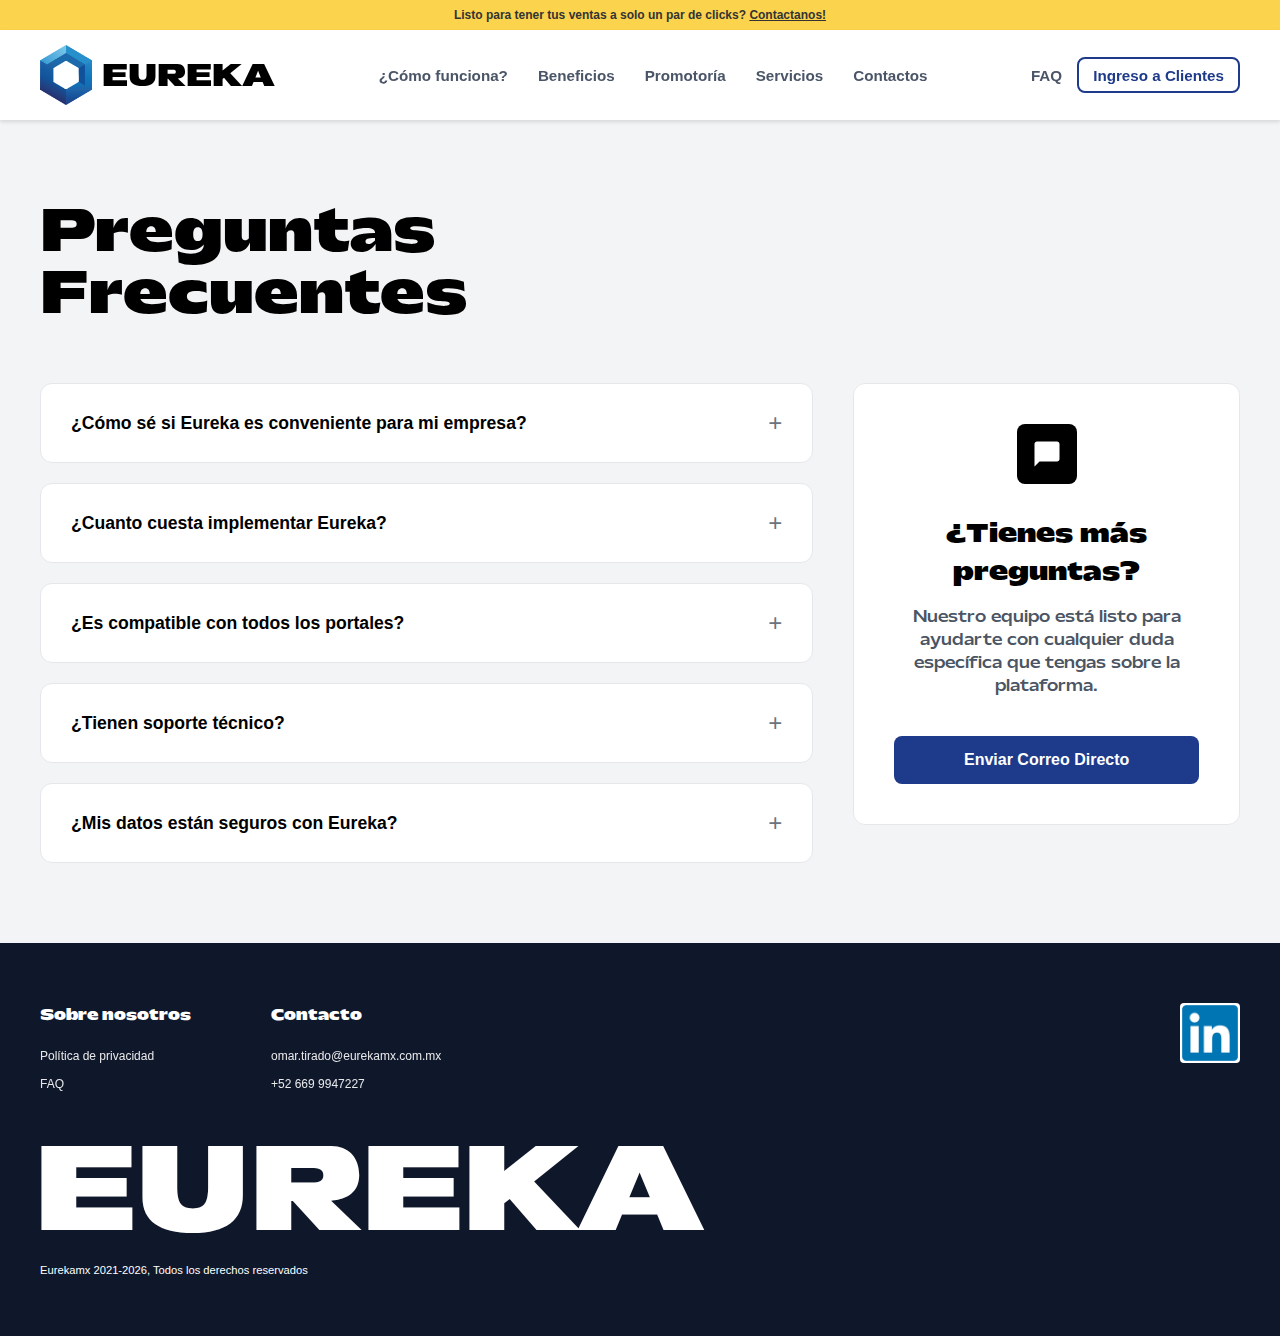
<file: faq.html>
<!DOCTYPE html>
<html lang="es">

<head>
    <meta charset="UTF-8">
    <meta name="viewport" content="width=device-width, initial-scale=1.0">
    <title>Eureka | Preguntas Frecuentes</title>
    <link rel="icon" href="Recursos/Eureka_Logo.svg" type="image/svg+xml">
    <link rel="stylesheet" href="style.css">
    <!-- Using same fonts as main site -->
</head>

<body>
    <!-- Top Bar -->
    <div class="top-bar">
        <p>Listo para tener tus ventas a solo un par de clicks? <a href="index.html#contact-info"
                style="font-weight: bold; text-decoration: underline; color: inherit; cursor: pointer;">Contactanos!</a>
        </p>
    </div>

    <!-- Navigation -->
    <header>
        <div class="nav-container">
            <div class="logo">
                <a href="index.html" style="display: flex; gap: 10px; text-decoration: none; align-items: center;">
                    <img src="Recursos/Logo_Eureka.png" alt="Eureka Logo">
                    <span class="brand-name">EUREKA</span>
                </a>
            </div>
            <nav>
                <ul>
                    <li><a href="index.html#como-funciona">¿Cómo funciona?</a></li>
                    <li><a href="index.html#why-eureka">Beneficios</a></li>
                    <li><a href="index.html#software-promotoria">Promotoría</a></li>
                    <li><a href="index.html#nuestros-servicios">Servicios</a></li>
                    <li><a href="index.html#contact-info">Contactos</a></li>
                </ul>
            </nav>
            <div class="login-btn">
                <a href="faq.html" class="btn-faq active">FAQ</a>
                <a href="login.html" class="btn-outline">Ingreso a Clientes</a>
            </div>
        </div>
    </header>

    <main class="faq-page-main">
        <section class="faq-content-wrapper">

            <!-- Page Title -->
            <div class="faq-page-header">
                <h1 class="faq-main-title">Preguntas Frecuentes</h1>
                <!-- Simple decorative shape if needed via CSS -->
                <div class="faq-deco-shape"></div>
            </div>

            <div class="faq-grid">
                <!-- Left Column: Questions -->
                <div class="faq-questions-col">

                    <!-- Question 1 -->
                    <div class="faq-card">
                        <button class="faq-toggle">
                            <span>¿Cómo sé si Eureka es conveniente para mi empresa?</span>
                            <span class="faq-icon-plus">+</span>
                        </button>
                        <div class="faq-answer">
                            <p>Eureka es ideal si manejas inventarios en múltiples cadenas y necesitas automatizar la
                                descarga y análisis de información para tomar decisiones rápidas y precisas.</p>
                        </div>
                    </div>

                    <!-- Question 2 -->
                    <div class="faq-card">
                        <button class="faq-toggle">
                            <span>¿Cuanto cuesta implementar Eureka?</span>
                            <span class="faq-icon-plus">+</span>
                        </button>
                        <div class="faq-answer">
                            <p>Ofrecemos diferentes planes adaptados al tamaño de tu operación. Puedes solicitar una
                                demo gratuita para conocer más detalles.</p>
                        </div>
                    </div>

                    <!-- Question 3 -->
                    <div class="faq-card">
                        <button class="faq-toggle">
                            <span>¿Es compatible con todos los portales?</span>
                            <span class="faq-icon-plus">+</span>
                        </button>
                        <div class="faq-answer">
                            <p>Sí, Eureka se conecta automáticamente a los principales portales de autoservicio para
                                descargar y unificar tu información.</p>
                        </div>
                    </div>

                    <!-- Question 4 -->
                    <div class="faq-card">
                        <button class="faq-toggle">
                            <span>¿Tienen soporte técnico?</span>
                            <span class="faq-icon-plus">+</span>
                        </button>
                        <div class="faq-answer">
                            <p>Contamos con un equipo de soporte especializado disponible para ayudarte a resolver
                                cualquier duda y asegurar el funcionamiento continuo.</p>
                        </div>
                    </div>

                    <!-- Question 5 -->
                    <div class="faq-card">
                        <button class="faq-toggle">
                            <span>¿Mis datos están seguros con Eureka?</span>
                            <span class="faq-icon-plus">+</span>
                        </button>
                        <div class="faq-answer">
                            <p>Absolutamente. Utilizamos protocolos de encriptación de última generación y cumplimos con
                                estrictas normas de privacidad para garantizar que tu información comercial esté siempre
                                protegida.</p>
                        </div>
                    </div>

                </div>

                <!-- Right Column: CTA -->
                <div class="faq-cta-col">
                    <div class="faq-cta-card">
                        <div class="faq-cta-icon">
                            <!-- Simple chat bubble icon -->
                            <svg width="40" height="40" viewBox="0 0 24 24" fill="#000"
                                xmlns="http://www.w3.org/2000/svg">
                                <path
                                    d="M20 2H4C2.9 2 2 2.9 2 4V22L6 18H20C21.1 18 22 17.1 22 16V4C22 2.9 21.1 2 20 2Z" />
                            </svg>
                        </div>
                        <h3>¿Tienes más preguntas?</h3>
                        <p>Nuestro equipo está listo para ayudarte con cualquier duda específica que tengas sobre la
                            plataforma.</p>
                        <a href="mailto:omar.tirado@eurekamx.com.mx" class="btn-direct-mail">Enviar Correo Directo</a>
                    </div>
                </div>
            </div>

        </section>
    </main>

    <!-- Footer -->
    <footer class="main-footer">
        <div class="footer-container">
            <!-- Top Section: Links & Contact -->
            <div class="footer-top">
                <div class="footer-col">
                    <h4>Sobre nosotros</h4>
                    <ul>
                        <li><a href="#" id="privacy-link">Política de privacidad</a></li>
                        <li><a href="faq.html">FAQ</a></li>
                    </ul>
                </div>
                <div class="footer-col">
                    <h4>Contacto</h4>
                    <ul>
                        <li><a href="mailto:omar.tirado@eurekamx.com.mx">omar.tirado@eurekamx.com.mx</a></li>
                        <li><a href="tel:+526699947227">+52 669 9947227</a></li>
                    </ul>
                </div>
                <div class="footer-col footer-social">
                    <a href="https://www.linkedin.com/company/eureka-mx/" aria-label="LinkedIn"><img
                            src="Recursos/LinkedIn_logo_initials.png" alt="LinkedIn"></a>
                </div>
            </div>

            <!-- Middle Section: BRAND -->
            <div class="footer-brand">
                <span>EUREKA</span>
            </div>

            <!-- Bottom Section: Copyright -->
            <div class="footer-bottom">
                <p>Eurekamx 2021-2026, Todos los derechos reservados</p>
            </div>
        </div>
    </footer>

    <!-- Privacy Policy Modal -->
    <div id="privacy-modal" class="modal-overlay hidden">
        <div class="modal-wrapper">
            <div class="modal-card">
                <h2 class="modal-title">Política de privacidad</h2>
                <p class="modal-text">
                    "La presente Política de Privacidad establece los términos en que Sistemas Eureka Mx usa y protege
                    la
                    información que es proporcionada por sus usuarios al momento de utilizar su sitio web. Esta compañía
                    está comprometida con la seguridad de los datos de sus usuarios. Cuando le pedimos llenar los campos
                    de información personal con la cual usted pueda ser identificado, lo hacemos asegurando que sólo se
                    emplea de acuerdo con los términos de este documento. Sin embargo esta Política de Privacidad puede
                    cambiar con el tiempo o ser actualizada por lo que le recomendamos y enfatizamos revisar
                    continuamente esta página para asegurarse que está de acuerdo con dichos cambios."
                </p>
            </div>
            <button id="close-modal-btn" class="modal-close-btn">X</button>
        </div>
    </div>

    <script src="script.js"></script>
</body>

</html>
</file>
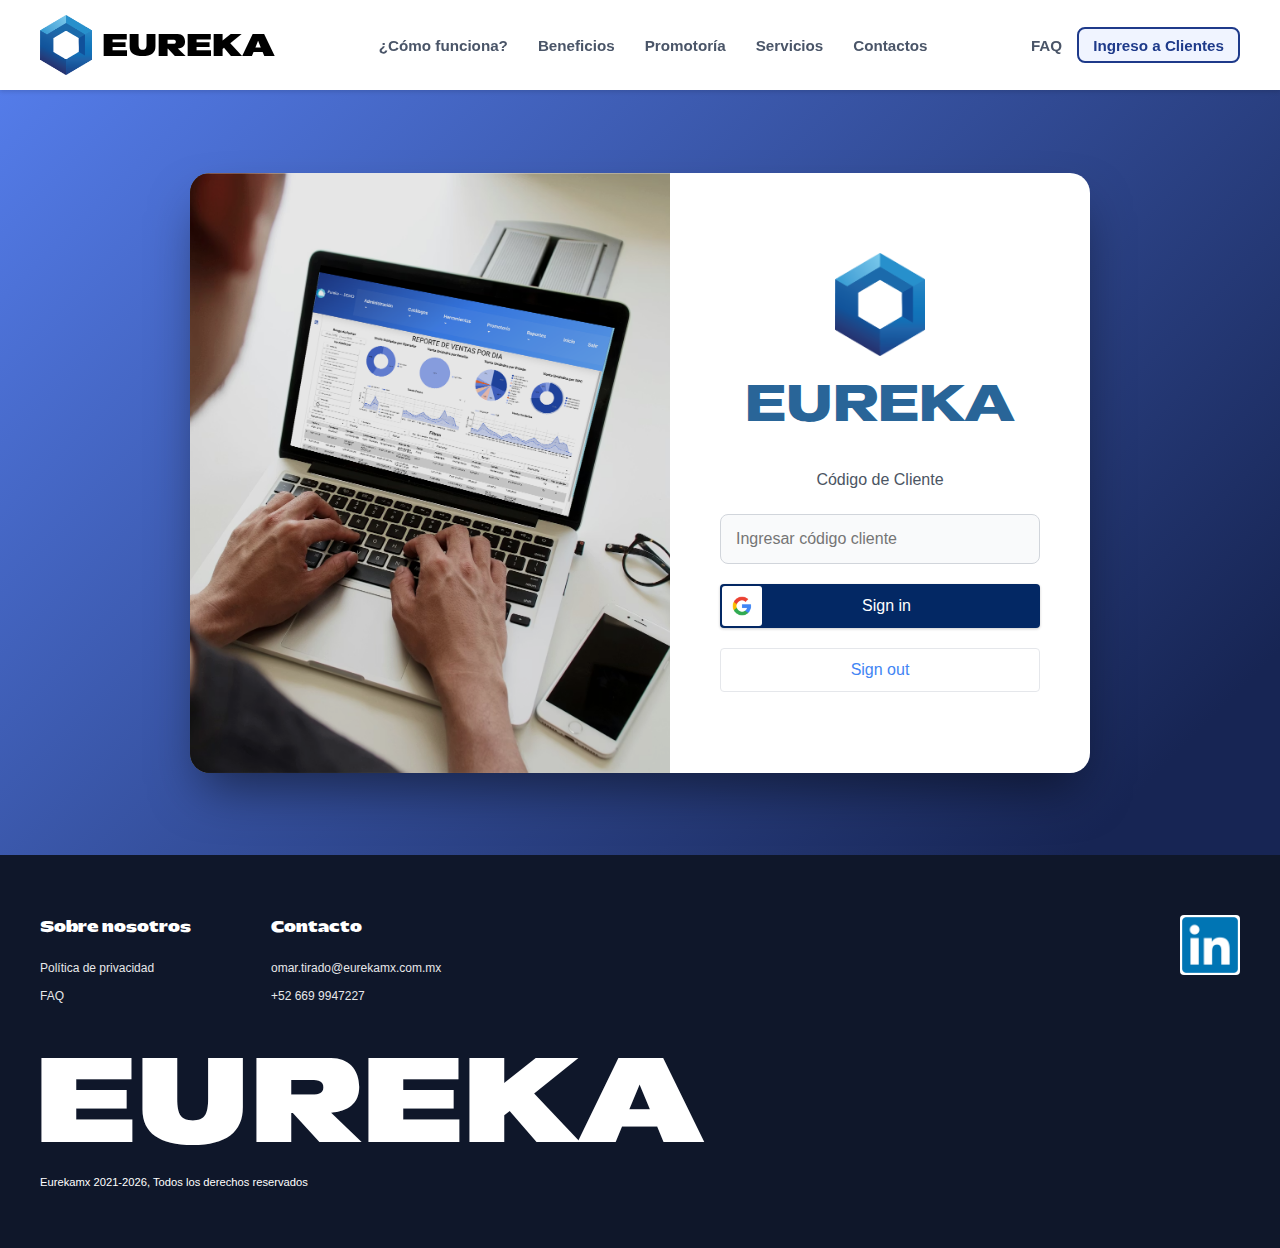
<file: login.html>
<!DOCTYPE html>
<html lang="es">

<head>
    <meta charset="UTF-8">
    <meta name="viewport" content="width=device-width, initial-scale=1.0">
    <title>Eureka | Ingreso a Clientes</title>
    <link rel="icon" href="Recursos/Eureka_Logo.svg" type="image/svg+xml">
    <link rel="stylesheet" href="style.css">
</head>

<body class="login-page-body">

    <!-- Navigation -->
    <header>
        <div class="nav-container">
            <div class="logo">
                <a href="index.html" style="display: flex; gap: 10px; text-decoration: none; align-items: center;">
                    <img src="Recursos/Logo_Eureka.png" alt="Eureka Logo">
                    <span class="brand-name">EUREKA</span>
                </a>
            </div>
            <nav>
                <ul>
                    <li><a href="index.html#como-funciona">¿Cómo funciona?</a></li>
                    <li><a href="index.html#why-eureka">Beneficios</a></li>
                    <li><a href="index.html#software-promotoria">Promotoría</a></li>
                    <li><a href="index.html#nuestros-servicios">Servicios</a></li>
                    <li><a href="index.html#contact-info">Contactos</a></li>
                </ul>
            </nav>
            <div class="login-btn">
                <a href="faq.html" class="btn-faq">FAQ</a>
                <a href="login.html" class="btn-outline active" style="background-color: #f0f4ff;">Ingreso a
                    Clientes</a>
            </div>
        </div>
    </header>

    <main class="login-main-section">
        <div class="login-card">
            <!-- Left Column: Image -->
            <div class="login-image-col">
                <img src="Recursos/Login_Mockup.png" alt="User working on Laptop">
            </div>

            <!-- Right Column: Form -->
            <div class="login-form-col">
                <div class="login-logo">
                    <!-- Using SVG or PNG logo -->
                    <img src="Recursos/Logo_Eureka.png" alt="Eureka Logo" class="login-logo-img">
                    <span class="login-brand-name">EUREKA</span>
                </div>

                <h2 class="login-title">Código de Cliente</h2>

                <form class="login-form">
                    <input type="text" placeholder="Ingresar código cliente" class="login-input">

                    <button type="submit" class="btn-sign-in">
                        <!-- Google 'G' logo placeholder -->
                        <span class="google-icon-wrapper">
                            <img src="Recursos/google logo.png" alt="G">
                        </span>
                        <span class="btn-text">Sign in</span>
                    </button>

                    <button type="button" class="btn-sign-out">
                        Sign out
                    </button>
                </form>
            </div>
        </div>
    </main>

    <!-- Footer -->
    <footer class="main-footer">
        <div class="footer-container">
            <!-- Top Section: Links & Contact -->
            <div class="footer-top">
                <div class="footer-col">
                    <h4>Sobre nosotros</h4>
                    <ul>
                        <li><a href="#" id="privacy-link">Política de privacidad</a></li>
                        <li><a href="faq.html">FAQ</a></li>
                    </ul>
                </div>
                <div class="footer-col">
                    <h4>Contacto</h4>
                    <ul>
                        <li><a href="mailto:omar.tirado@eurekamx.com.mx">omar.tirado@eurekamx.com.mx</a></li>
                        <li><a href="tel:+526699947227">+52 669 9947227</a></li>
                    </ul>
                </div>
                <div class="footer-col footer-social">
                    <a href="https://www.linkedin.com/company/eureka-mx/" aria-label="LinkedIn"><img
                            src="Recursos/LinkedIn_logo_initials.png" alt="LinkedIn"></a>
                </div>
            </div>

            <!-- Middle Section: BRAND -->
            <div class="footer-brand">
                <span>EUREKA</span>
            </div>

            <!-- Bottom Section: Copyright -->
            <div class="footer-bottom">
                <p>Eurekamx 2021-2026, Todos los derechos reservados</p>
            </div>
        </div>
    </footer>

    <script src="script.js"></script>
</body>

</html>
</file>
<file: style.css>
/* Font Definitions */
@font-face {
    font-family: 'Mattone';
    src: url('FONTS/Mattone-Regular.woff2') format('woff2'),
        url('FONTS/Mattone-Regular.woff') format('woff');
    font-weight: normal;
    font-style: normal;
}

@font-face {
    font-family: 'Mattone';
    src: url('FONTS/Mattone-Bold.woff2') format('woff2'),
        url('FONTS/Mattone-Bold.woff') format('woff');
    font-weight: bold;
    font-style: normal;
}

@font-face {
    font-family: 'Mattone';
    src: url('FONTS/Mattone-Black.woff2') format('woff2'),
        url('FONTS/Mattone-Black.woff') format('woff');
    font-weight: 900;
    font-style: normal;
}

/* Reset & Base Styles */
* {
    margin: 0;
    padding: 0;
    box-sizing: border-box;
}

body {
    font-family: 'Mattone', sans-serif;
    color: #333;
    background-color: #fff;
    -webkit-font-smoothing: antialiased;
}

/* Top Bar */
.top-bar {
    background-color: #fcd34d;
    padding: 8px 0;
    text-align: center;
    font-size: 0.75rem !important;
    font-weight: 700 !important;
    font-family: 'Helvetica', sans-serif !important;
}

/* Navigation */
header {
    background-color: white;
    padding: 15px 40px;
    position: sticky;
    top: 0;
    z-index: 1000;
    transition: transform 0.3s ease-in-out;
    box-shadow: 0 2px 4px rgba(0, 0, 0, 0.12);
    /* Slightly thicker shadow */
}

header.nav-hidden {
    transform: translateY(-100%);
}

.nav-container {
    max-width: 1400px;
    margin: 0 auto;
    display: flex;
    justify-content: space-between;
    align-items: center;
    gap: 10px;
}

.logo {
    display: flex;
    align-items: center;
    gap: 10px;
}

.logo img {
    height: 60px;
    width: auto;
}

/* Kept brand name as Mattone if not specified otherwise, usually logos stay branded */
.brand-name {
    font-family: 'Mattone', sans-serif;
    font-weight: 900;
    font-size: 1.8rem;
    color: #000;
    text-transform: uppercase;
}

nav ul {
    list-style: none;
    display: flex;
    gap: 30px;
    align-items: center;
}

nav a {
    text-decoration: none;
    color: #4a5568;
    font-size: 0.95rem !important;
    font-weight: 700 !important;
    font-family: 'Helvetica', sans-serif !important;
}

.login-btn {
    display: flex;
    align-items: center;
    gap: 15px;
}

.btn-faq {
    text-decoration: none;
    color: #4a5568;
    font-weight: 700 !important;
    font-size: 0.95rem !important;
    font-family: 'Helvetica', sans-serif !important;
}

.btn-faq:hover {
    color: #1e3a8a;
}

.login-btn .btn-outline {
    text-decoration: none;
    color: #1e3a8a;
    border: 2px solid #1e3a8a;
    padding: 6px 14px;
    border-radius: 8px;
    font-size: 0.95rem !important;
    font-weight: 900 !important;
    font-family: 'Helvetica', sans-serif !important;
    transition: background 0.3s;
    height: 36px;
    display: flex;
    align-items: center;
    justify-content: center;
    white-space: nowrap;
}

.login-btn .btn-outline:hover {
    background-color: #f0f4ff;
}

/* Hero Section */
main {
    padding: 0;
    /* Removed padding to allow full width */
    display: flex;
    justify-content: center;
}

.hero-container {
    width: 100%;
    /* removed max-width for the container itself to allow full background */
}

.hero-frame {
    background-color: #1B3665;
    /* Deep Blue from image */
    border-radius: 0 0 100px 100px;
    /* Flat top, rounded bottom corners only */
    padding: 60px 0;
    /* Remove side padding from frame */
    display: flex;
    justify-content: center;
    min-height: 600px;
    position: relative;
    overflow: hidden;
    width: 100%;
}

.hero-inner {
    max-width: 1400px;
    padding: 0 40px;
    display: flex;
    align-items: center;
    justify-content: space-between;
    width: 100%;
}

/* Hero Content (Left) */
.hero-content {
    flex: 1;
    max-width: 50%;
    z-index: 2;
}

.hero-subtitle {
    font-size: 0.8rem;
    letter-spacing: 1px;
    text-transform: uppercase;
    margin-bottom: 20px;
    color: #bfdbfe;
    /* Light blue */
    font-weight: bold;
}

h1 {
    font-size: 3rem;
    /* Reduced from 4rem */
    line-height: 1.1;
    margin-bottom: 20px;
    font-weight: 900;
    /* Extra bold */
    color: white;
    max-width: 90%;
    /* Make it more compact */
}

.text-blue {
    color: #93c5fd;
    /* Lighter blue highlight */
    display: block;
    /* Make it stack if needed, or inline */
}

.hero-description {
    font-size: 1rem;
    line-height: 1.5;
    margin-bottom: 30px;
    max-width: 90%;
    color: #f1f5f9;
    /* Off-white for better readability */
}

/* =========================================
   NEW FAQ REDESIGN Styles
   ========================================= */

.faq-page-main {
    background-color: #f3f4f6;
    /* Light gray background like image */
    padding: 80px 40px;
    min-height: 80vh;
}

.faq-content-wrapper {
    max-width: 1200px;
    margin: 0 auto;
}

.faq-page-header {
    margin-bottom: 60px;
    position: relative;
    max-width: 600px;
}

.faq-main-title {
    font-size: 3.5rem;
    font-weight: 900;
    color: #000;
    line-height: 1.1;
    font-family: 'Mattone', sans-serif;
}

/* Decorative shape (orange blob hint) */
.faq-deco-shape {
    position: absolute;
    top: -20px;
    right: -100px;
    width: 60px;
    height: 60px;
    background-color: #fcd34d;
    border-radius: 50% 30% 50% 70%;
    z-index: -1;
    opacity: 0.8;
}

.faq-grid {
    display: flex;
    gap: 40px;
    align-items: flex-start;
}

/* Left Column */
.faq-questions-col {
    flex: 2;
    display: flex;
    flex-direction: column;
    gap: 20px;
}

.faq-card {
    background: white;
    border: 1px solid #e5e7eb;
    border-radius: 12px;
    padding: 0;
    overflow: hidden;
    transition: all 0.3s ease;
}

.faq-card:hover {
    box-shadow: 0 4px 6px -1px rgba(0, 0, 0, 0.1), 0 2px 4px -1px rgba(0, 0, 0, 0.06);
}

.faq-toggle {
    width: 100%;
    background: none;
    border: none;
    padding: 25px 30px;
    text-align: left;
    font-size: 1.1rem;
    font-weight: 700;
    color: #000;
    font-family: 'Helvetica', sans-serif;
    cursor: pointer;
    display: flex;
    justify-content: space-between;
    align-items: center;
}

.faq-toggle:hover {
    color: #1e3a8a;
}

.faq-icon-plus {
    font-size: 1.5rem;
    font-weight: 300;
    color: #6b7280;
    transition: transform 0.3s ease;
}

.faq-toggle.active .faq-icon-plus {
    transform: rotate(45deg);
    /* Becomes an X */
    color: #000;
}

.faq-answer {
    max-height: 0;
    overflow: hidden;
    /* Smooth transition for both height and padding */
    transition: max-height 0.3s cubic-bezier(0.4, 0, 0.2, 1), padding 0.3s cubic-bezier(0.4, 0, 0.2, 1);
    padding: 0 30px;
    /* Horizontal padding constant if desired, or animate it too */
}

.faq-toggle.active+.faq-answer {
    padding-bottom: 25px;
    /* Padding animates in with height */
}

.faq-answer p {
    font-size: 1rem;
    line-height: 1.6;
    color: #4b5563;
    font-family: 'Helvetica', sans-serif;
}

/* Right Column (CTA) */
.faq-cta-col {
    flex: 1;
    max-width: 400px;
}

.faq-cta-card {
    background: white;
    border: 1px solid #e5e7eb;
    border-radius: 12px;
    padding: 40px;
    text-align: center;
    position: sticky;
    top: 100px;
    /* Sticky relative to viewport */
}

.faq-cta-icon {
    width: 60px;
    height: 60px;
    background-color: #000;
    border-radius: 8px;
    /* Square with slight radius */
    margin: 0 auto 30px;
    display: flex;
    align-items: center;
    justify-content: center;
}

.faq-cta-icon svg {
    fill: white;
    width: 30px;
    height: 30px;
}

.faq-cta-card h3 {
    font-size: 1.5rem;
    font-weight: 900;
    color: #000;
    margin-bottom: 15px;
    font-family: 'Mattone', sans-serif;
}

.faq-cta-card p {
    font-size: 0.95rem;
    color: #4b5563;
    line-height: 1.5;
    margin-bottom: 40px;
}

.btn-direct-mail {
    display: block;
    width: 100%;
    background-color: #1e3a8a;
    color: white;
    text-decoration: none;
    font-weight: 700;
    font-size: 1rem;
    padding: 15px 20px;
    border-radius: 8px;
    /* Slightly squared matching image */
    transition: background-color 0.3s ease;
    text-align: center;
    font-family: 'Helvetica', sans-serif;
}

.btn-direct-mail:hover {
    background-color: #0f4c81;
}

/* =========================================
   LOGIN PAGE STYLES
   ========================================= */

.login-page-body {
    /* Reset body specific styles since layout is now standard */
    background-color: white;
    height: auto;
    display: block;
}

.login-main-section {
    background: linear-gradient(135deg, #547ce9 0%, #172554 90%);
    /* Deep Blue Gradient */
    min-height: 85vh;
    /* Ensure it takes up most of the screen */
    display: flex;
    justify-content: center;
    align-items: center;
    padding: 60px 20px;
}

.login-card {
    background: white;
    width: 900px;
    max-width: 90%;
    height: 600px;
    border-radius: 20px;
    overflow: hidden;
    display: flex;
    box-shadow: 0 25px 50px -12px rgba(0, 0, 0, 0.5);
}

/* Left: Image */
.login-image-col {
    flex: 6;
    /* Takes up slightly more separation */
    background-color: #000;
    position: relative;
    overflow: hidden;
}

.login-image-col img {
    width: 100%;
    height: 100%;
    object-fit: cover;
    opacity: 0.9;
}

/* Right: Form */
.login-form-col {
    flex: 4;
    padding: 60px 50px;
    display: flex;
    flex-direction: column;
    align-items: center;
    /* Centered content */
    justify-content: center;
}

.login-logo {
    display: flex;
    flex-direction: column;
    align-items: center;
    margin-bottom: 30px;
}

.login-logo-img {
    width: 90px;
    height: auto;
    margin-bottom: 10px;
}

.login-brand-name {
    font-family: 'Mattone', sans-serif;
    font-size: 3.0rem;
    font-weight: 700;
    color: #296598;
    /* Dark Blue Brand Color */
    letter-spacing: 0px;
}

.login-title {
    font-family: 'Helvetica', sans-serif;
    font-size: 1.0rem;
    color: #4b5563;
    margin-bottom: 25px;
    font-weight: 500;
    text-align: center;
}

.login-form {
    width: 100%;
    display: flex;
    flex-direction: column;
    gap: 20px;
}

.login-input {
    width: 100%;
    padding: 15px;
    border: 1px solid #d1d5db;
    border-radius: 8px;
    font-size: 1rem;
    color: #374151;
    outline: none;
    transition: border-color 0.2s;
    background-color: #f9fafb;
}

.login-input:focus {
    border-color: #3b82f6;
    background-color: white;
}

/* Google Sign In Button */
.btn-sign-in {
    background-color: #032864;
    /* Google Blue */
    color: white;
    border: none;
    border-radius: 4px;
    /* Distinct standard Google radius */
    padding: 2px;
    /* Pad for icon wrapper */
    display: flex;
    align-items: center;
    cursor: pointer;
    font-family: 'Helvetica', sans-serif;
    font-weight: 500;
    font-size: 1rem;
    box-shadow: 0 1px 3px rgba(0, 0, 0, 0.2);
    transition: background-color 0.2s;
}

.btn-sign-in:hover {
    background-color: #3367d6;
}

.google-icon-wrapper {
    background-color: white;
    border-radius: 3px;
    width: 40px;
    height: 40px;
    display: flex;
    justify-content: center;
    align-items: center;
    margin-right: 15px;
    /* Spacing text */
}

.google-icon-wrapper img {
    width: 20px;
    height: 20px;
}

.btn-text {
    flex-grow: 1;
    text-align: center;
    padding-right: 42px;
    /* Balance the icon width */
}

/* Sign Out Button */
.btn-sign-out {
    background-color: white;
    color: #4285f4;
    border: 1px solid #e5e7eb;
    padding: 12px;
    border-radius: 4px;
    font-size: 1rem;
    cursor: pointer;
    font-weight: 500;
    transition: background-color 0.2s;
}

.btn-sign-out:hover {
    background-color: #f9fafb;
}

/* Responsive */
@media (max-width: 900px) {
    .login-card {
        flex-direction: column;
        height: auto;
        width: 90%;
    }

    .login-image-col {
        height: 250px;
    }

    .login-form-col {
        padding: 40px 30px;
    }
}

/* Responsive */
@media (max-width: 900px) {
    .faq-grid {
        flex-direction: column;
    }

    .faq-cta-col {
        max-width: 100%;
        width: 100%;
    }

    .faq-cta-card {
        padding: 30px;
        position: static;
        /* No sticky on mobile */
    }

    .faq-main-title {
        font-size: 2.5rem;
    }
}

.hero-buttons {
    display: flex;
    gap: 20px;
}

.btn-white {
    background-color: white;
    color: #1B3665;
    padding: 15px 35px;
    border-radius: 30px;
    text-decoration: none;
    font-weight: bold;
    font-size: 1rem;
}

.btn-transparent {
    background-color: transparent;
    color: white;
    border: 2px solid white;
    padding: 15px 35px;
    border-radius: 30px;
    text-decoration: none;
    font-weight: bold;
    font-size: 1rem;
}

/* Hero Image (Right) */
.hero-image {
    flex: 1;
    display: flex;
    justify-content: center;
    align-items: center;
    position: relative;
    /* Adjust positioning if needed to match mockup layout */
}

.hero-image img {
    max-width: 110%;
    /* Increased size */
    height: auto;
    object-fit: contain;
}

/* Responsive */
@media (max-width: 1024px) {
    .hero-frame {
        flex-direction: column;
        padding: 40px;
        text-align: center;
    }

    .hero-content {
        max-width: 100%;
        margin-bottom: 40px;
    }

    .hero-buttons {
        justify-content: center;
    }

    h1 {
        font-size: 3rem;
    }

    .nav-container {
        flex-direction: column;
        gap: 20px;
    }
}

/* How it Works Section */
.how-it-works {
    background-color: #ffffff;
    /* Light blue background matching image */
    padding: 50px 10px;
    text-align: center;
}

.hiw-container {
    max-width: 1000px;
    /* Condensed width */
    margin: 0 auto;
}

.hiw-title {
    font-size: 2rem;
    color: #1B3665;
    margin-bottom: 20px;
    font-weight: 900;
}

.hiw-subtitle {
    font-size: 1rem;
    color: #4a5568;
    max-width: 1000px;
    /* Increased to reduce lines */
    margin: 0 auto 50px;
    line-height: 1.5;
}

/* Accordion Section */
.accordion-section {
    display: flex;
    justify-content: space-between;
    align-items: center;
    /* Align to center */
    gap: 10%;
    /* Space between columns */
    max-width: 1200px;
    margin: 0 auto;
    text-align: left;
    /* Reset alignment */
}

.accordion-container {
    flex: 1;
    /* Takes remaining space */
    max-width: 55%;
    /* Limit width of accordion column */
    display: flex;
    flex-direction: column;
    gap: 20px;
}

.accordion-item {
    border-radius: 12px;
    /* Squarer shape */
    overflow: hidden;
    background-color: white;
    margin-bottom: 20px;
    box-shadow: 0 4px 6px rgba(0, 0, 0, 0.05);
}

.accordion-header {
    width: 100%;
    padding: 20px 30px;
    color: white;
    font-weight: 900;
    font-size: 1.1rem;
    text-transform: uppercase;
    text-align: left;
    border: none;
    outline: none;
    cursor: pointer;
    display: flex;
    justify-content: space-between;
    align-items: center;
    font-family: 'Mattone', sans-serif;
    border-radius: 12px;
    /* Match item radius */
    transition: all 0.3s ease;
    position: relative;
    z-index: 2;
}

/* Specific Header Colors matching previous design/image */
.accordion-item:nth-child(1) .accordion-header {
    background-color: #0f4c81;
    /* Dark Blue */
}

.accordion-item:nth-child(2) .accordion-header {
    background-color: #3b82f6;
    /* Medium Blue */
}

.accordion-item:nth-child(3) .accordion-header {
    background-color: #38bdf8;
    /* Light Blue/Cyan */
}

/* Triangle Icon */
.accordion-icon {
    width: 0;
    height: 0;
    border-top: 8px solid transparent;
    border-bottom: 8px solid transparent;
    border-left: 12px solid white;
    /* Right pointing triangle */
    transition: transform 0.3s ease;
}

/* Rotate icon when active */
.accordion-header.active .accordion-icon {
    transform: rotate(90deg);
    /* Points down */
}

.accordion-content {
    max-height: 0;
    overflow: hidden;
    /* Single push: animate max-height AND padding together */
    transition: max-height 0.3s cubic-bezier(0.4, 0, 0.2, 1), padding 0.3s cubic-bezier(0.4, 0, 0.2, 1);
    background-color: white;
    padding: 0 30px;
    padding-top: 0;
    padding-bottom: 0;
}

/* Show content when active */
.accordion-header.active+.accordion-content {
    /* Max-height set by JS */
    padding-top: 15px;
    padding-bottom: 20px;
}

.accordion-content p {
    color: #1a202c;
    font-family: 'Helvetica', 'Arial', sans-serif;
    font-size: 1rem;
    line-height: 1.5;
    margin: 0;
    font-weight: bold;
}

.accordion-content u {
    text-decoration: none;
    font-weight: 800;
}

/* Image Column */
.accordion-image {
    flex: 1;
    max-width: 45%;
    display: flex;
    justify-content: flex-end;
    align-items: center;
    padding-right: 20px;
}

.accordion-image img {
    width: 100%;
    height: auto;
    object-fit: contain;
    /* Tilt slightly left and move UP 10px */
    transform: rotate(-5deg) scale(1.5) translateY(-10px);
    transition: transform 0.4s ease-out;
    /* Match smoother feel */
}

.accordion-image img:hover {
    /* Interactive hover effect - keep the translateY tweak */
    transform: rotate(0deg) scale(1.3) translateY(-10px);
}

/* Responsive */
@media (max-width: 768px) {
    .accordion-section {
        flex-direction: column;
        align-items: center;
    }

    .accordion-container,
    .accordion-image {
        max-width: 100%;
        width: 100%;
    }

    .accordion-image {
        margin-top: 40px;
    }
}

/* Why Eureka Section */
.why-eureka {
    background-color: #F8FAFC;
    padding: 60px 20px;
    /* Reduced padding */
    text-align: center;
}

.why-container {
    max-width: 900px;
    /* Condensed width */
    margin: 0 auto;
}

.why-title {
    font-size: 2.5rem;
    /* Reduced from 3rem */
    font-weight: 900;
    margin-bottom: 15px;
    color: #000;
    font-family: 'Mattone', sans-serif;
    line-height: 1.1;
    text-transform: uppercase;
}

.why-subtitle {
    font-size: 1.25rem;
    /* Reduced from 1.5rem */
    color: #0ea5e9;
    font-weight: bold;
    margin-bottom: 25px;
}

.why-description {
    font-size: 0.95rem;
    /* Slight reduction */
    color: #4b5563;
    max-width: 700px;
    /* Tighter text block */
    margin: 0 auto 45px;
    line-height: 1.5;
}

.why-grid {
    display: grid;
    grid-template-columns: repeat(4, 1fr);
    grid-template-rows: auto auto;
    gap: 15px;
    /* Reduced gap */
}

/* Common Card Styles */
.why-card {
    border-radius: 15px;
    /* Slightly smaller radius */
    padding: 20px 15px;
    /* Reduced padding */
    color: white;
    text-align: center;
    display: flex;
    flex-direction: column;
    justify-content: center;
    align-items: center;
    transition: transform 0.3s ease;
    box-shadow: 0 8px 15px rgba(0, 0, 0, 0.08);
}

.why-card:hover {
    transform: translateY(-5px);
}

.card-number {
    font-size: 3rem;
    /* Reduced from 4rem */
    font-weight: 900;
    line-height: 1;
    margin-bottom: 8px;
    font-family: 'Mattone', sans-serif;
}

.why-card h4 {
    font-size: 1rem;
    /* Reduced from 1.2rem */
    font-weight: 900;
    margin-bottom: 4px;
    line-height: 1.2;
    text-transform: uppercase;
}

.why-card p {
    font-size: 0.8rem;
    /* Reduced from 0.9rem */
    font-weight: 500;
    opacity: 0.9;
    line-height: 1.3;
}

/* Individual Card Colors & Positions */
.card-01,
.card-02 {
    background-color: #0ea5e9;
}

.card-03 {
    background-color: #0369a1;
}

.card-04 {
    background-color: #1e3a8a;
}

/* Card 05: Full Width */
.card-05 {
    grid-column: 1 / -1;
    background-color: #67e8f9;
    flex-direction: row;
    justify-content: flex-start;
    text-align: left;
    padding: 0;
    overflow: hidden;
    min-height: 140px;
    /* Reduced height */
}

.card-05 .card-05-left {
    background-color: transparent;
    padding: 30px;
    /* Reduced padding */
    display: flex;
    align-items: center;
    justify-content: center;
    min-width: 150px;
    /* Ensure space for number */
}

.card-05 .card-number {
    font-size: 4.5rem;
    /* Reduced from 6rem */
    margin-bottom: 0;
}

.card-05 .card-05-right {
    padding: 15px 30px 15px 10px;
    display: flex;
    flex-direction: column;
    justify-content: center;
}

.card-05 h4 {
    font-size: 1.5rem;
    /* Reduced from 2rem */
    margin-bottom: 8px;
    color: white;
}

.card-05 p {
    font-size: 0.9rem;
    /* Reduced from 1rem */
    max-width: 550px;
    line-height: 1.4;
    color: white;
}

/* Responsive */
@media (max-width: 900px) {
    .why-grid {
        grid-template-columns: 1fr 1fr;
    }

    .card-05 {
        flex-direction: column;
        text-align: center;
        padding: 30px;
    }

    .card-05-left {
        padding: 0 0 20px 0;
    }

    .card-05-right {
        padding: 0;
        align-items: center;
    }
}

@media (max-width: 600px) {
    .why-grid {
        display: flex;
        flex-direction: column;
    }
}

/* Software Promotoria Section */
.promo-section {
    background: linear-gradient(180deg, #255c9b 10%, #64a3ea 60%, #ffffff 100%);
    /* Light blue gradient */
    padding: 80px 40px;
    font-family: 'Mattone', sans-serif;
}

.promo-container {
    max-width: 1300px;
    /* Wide container */
    margin: 0 auto;
}

.promo-title {
    font-size: 2.0rem;
    font-weight: 700;
    text-align: center;
    margin-bottom: 30px;
    color: #ffffff;
    /* Deep blue title */
    text-transform: uppercase;
}

.promo-content {
    display: flex;
    gap: 40px;
    align-items: flex-start;
}

/* Left: List */
.promo-list {
    flex: 1;
    display: flex;
    flex-direction: column;
    gap: 15px;
    max-width: 400px;
}

.action-btn {
    padding: 12px 30px;
    border-radius: 30px;
    font-size: 1rem;
    font-weight: bold;
    cursor: pointer;
    transition: all 0.3s ease;
    border: none;
    outline: none;
    text-transform: uppercase;
    text-decoration: none;
    /* Ensure links look like buttons */
    display: inline-block;
    /* Behave like buttons */
}

.promo-item {
    background: white;
    border: 2px solid white;
    border-radius: 50px;
    /* Pill shape */
    padding: 15px 30px;
    text-align: left;
    font-size: 1.1rem;
    font-weight: bold;
    color: #000;
    cursor: pointer;
    transition: all 0.3s ease;
    outline: none;
    font-family: 'Mattone', sans-serif;
    box-shadow: 0 4px 6px rgba(0, 0, 0, 0.05);
}

.promo-item:hover,
.promo-item.active {
    border-color: #1e3a8a;
    /* Blue border on active */
    background-color: #f0f9ff;
    color: #1e3a8a;
    transform: translateX(10px);
}

/* Right: Display */
.promo-display {
    flex: 1.5;
    background: white;
    border-radius: 40px;
    padding: 40px;
    box-shadow: 0 20px 40px rgba(0, 0, 0, 0.1);
    min-height: 750px;
    /* Increased from 500px to cover list height */
    display: flex;
    flex-direction: column;
    justify-content: center;
    /* Center content vertically like the image */
}

.display-card {
    text-align: center;
    width: 100%;
}

.display-image-placeholder {
    width: 100%;
    height: 300px;
    background-color: #e2e8f0;
    /* Grey placeholder */
    border-radius: 20px;
    margin-bottom: 40px;
    overflow: hidden;
    position: relative;
    display: flex;
    align-items: center;
    justify-content: center;
}

.display-image-placeholder img {
    max-width: 90%;
    max-height: 90%;
    object-fit: contain;
}

/* Placeholder box style if no image */
.placeholder-box {
    width: 100px;
    height: 100px;
    background-color: #cbd5e1;
    border-radius: 10px;
    display: none;
    /* Hide if using real images eventually */
}

.display-info h3 {
    font-size: 40px;
    /* Requested size ~40pt */
    font-weight: 900;
    color: #000;
    margin-bottom: 20px;
    line-height: 1.1;
}

.display-info p {
    font-size: 21px;
    /* Requested size ~21pt */
    color: #4b5563;
    line-height: 1.5;
    max-width: 80%;
    margin: 0 auto;
}

/* Responsive */
@media (max-width: 1024px) {
    .promo-content {
        flex-direction: column;
        align-items: center;
    }

    .promo-list {
        max-width: 100%;
        width: 100%;
        display: grid;
        grid-template-columns: 1fr 1fr;
    }

    .promo-display {
        width: 100%;
        min-height: auto;
    }
}

@media (max-width: 600px) {
    .promo-list {
        grid-template-columns: 1fr;
    }

    .promo-title {
        font-size: 2.5rem;
    }

    .display-info h3 {
        font-size: 30px;
    }

    .display-info p {
        font-size: 18px;
    }
}

/* Nuestros Servicios Section */
.services-section {
    background-color: white;
    padding: 80px 40px;
    text-align: center;
}

.services-header {
    margin-bottom: 60px;
}

.services-title {
    font-family: 'Mattone', sans-serif;
    font-size: 3rem;
    font-weight: 900;
    color: #1e3a8a;
    /* Deep blue */
    text-transform: uppercase;
    margin-bottom: 15px;
}

.services-subtitle {
    font-family: 'Helvetica', 'Arial', sans-serif;
    font-size: 1.2rem;
    color: #4b5563;
    font-weight: 600;
}

.services-container {
    display: flex;
    justify-content: center;
    gap: 40px;
    max-width: 1200px;
    margin: 0 auto;
    flex-wrap: wrap;
}

.service-card {
    background: white;
    border-radius: 40px;
    padding: 60px 40px;
    width: 100%;
    max-width: 500px;
    box-shadow: 0 20px 50px rgba(0, 0, 0, 0.08);
    /* Soft but deep shadow */
    text-align: center;
    transition: transform 0.3s ease;
    display: flex;
    flex-direction: column;
    align-items: center;
}

.service-card:hover {
    transform: translateY(-10px);
}

.service-heading {
    font-family: 'Mattone', sans-serif;
    font-size: 2.5rem;
    line-height: 1.1;
    margin-bottom: 20px;
    font-weight: 900;
}

.service-desc {
    font-family: 'Helvetica', 'Arial', sans-serif;
    font-size: 1rem;
    color: #6b7280;
    line-height: 1.6;
    margin-bottom: 30px;
    max-width: 90%;
}

.service-btn-container {
    width: 100%;
    margin-bottom: 40px;
}

.service-btn {
    width: 100%;
    padding: 15px 0;
    border-radius: 50px;
    border: none;
    color: white;
    font-size: 1rem;
    font-weight: 800;
    cursor: pointer;
    transition: background 0.3s ease;
    font-family: 'Helvetica', 'Arial', sans-serif;
}

.service-features {
    list-style: none;
    padding: 0;
    text-align: left;
    width: 100%;
}

.service-features li {
    display: flex;
    align-items: flex-start;
    margin-bottom: 20px;
    gap: 15px;
}

.service-features .icon {
    font-size: 1.2rem;
    background: rgba(0, 0, 0, 0.05);
    /* Quick placeholder bg */
    width: 30px;
    height: 30px;
    border-radius: 50%;
    display: flex;
    align-items: center;
    justify-content: center;
}

.service-features .text {
    font-family: 'Helvetica', 'Arial', sans-serif;
    font-size: 0.95rem;
    color: #374151;
    line-height: 1.4;
}

.service-features strong {
    color: #000;
    font-weight: 800;
}

/* Themes */

/* Blue Theme */
.blue-theme .service-heading {
    color: #3b82f6;
}

.blue-theme .service-btn {
    background-color: #3b82f6;
}

.blue-theme .service-btn:hover {
    background-color: #2563eb;
}

.blue-theme .service-features .icon {
    color: #3b82f6;
    background-color: #eff6ff;
}

/* Purple Theme (Replacing Green) */
.purple-theme .service-heading {
    color: #1992f5;
    /* Purple */
}

.purple-theme .service-btn {
    background-color: #1992f5;
}

.purple-theme .service-btn:hover {
    background-color: #1992f5;
}

.purple-theme .service-features .icon {
    color: #1992f5;
    background-color: #f3e8ff;
}

@media (max-width: 768px) {
    .services-container {
        flex-direction: column;
        align-items: center;
    }
}

/* Slogan Section */
.slogan-section {
    background: linear-gradient(180deg, #bfdbfe 0%, #ffffff 100%);
    padding: 80px 20px 0;
    /* No bottom padding so image sits on bottom */
    text-align: center;
    position: relative;
    overflow: hidden;
}

.slogan-title {
    font-size: 3.5rem;
    font-weight: 900;
    color: #1e3a8a;
    font-family: 'Mattone', sans-serif;
    line-height: 1.1;
    margin-bottom: 20px;
}

.slogan-title .highlight {
    color: white;
    text-shadow: 0 0 10px rgba(0, 0, 0, 0.1);
}

.slogan-subtitle {
    font-size: 1.2rem;
    color: #1e3a8a;
    font-family: 'Helvetica', 'Arial', sans-serif;
    font-weight: 600;
    margin-bottom: 40px;
}

.slogan-btn {
    background-color: #0f172a;
    /* Dark blue */
    color: white;
    border: none;
    border-radius: 12px;
    padding: 15px 40px;
    cursor: pointer;
    display: inline-flex;
    flex-direction: column;
    align-items: center;
    transition: transform 0.3s ease;
    margin-bottom: 60px;
    box-shadow: 0 10px 20px rgba(0, 0, 0, 0.2);
}

.slogan-btn:hover {
    transform: scale(1.05);
}

.slogan-btn .btn-main {
    font-size: 1.8rem;
    font-weight: 900;
    font-family: 'Mattone', sans-serif;
    line-height: 1;
    margin-bottom: 5px;
}

.slogan-btn .btn-sub {
    font-size: 0.9rem;
    font-family: 'Helvetica', 'Arial', sans-serif;
    opacity: 0.9;
}

.slogan-mockup img {
    max-width: 700px;
    width: 100%;
    height: auto;
    display: block;
    margin: 0 auto;
    filter: drop-shadow(0 20px 40px rgba(0, 0, 0, 0.2));
}

/* Contact Section */
.contact-section {
    background: linear-gradient(360deg, #0f172a 0.1%, #ffffff 1%);
    padding: 60px 40px;
    text-align: center;
    padding-bottom: 100px;
}

.contact-title {
    font-size: 2.5rem;
    color: #0ea5e9;
    /* Cyan/Light Blue */
    font-family: 'Mattone', sans-serif;
    font-weight: 900;
    margin-bottom: 40px;
}

.contact-card {
    background: white;
    border-radius: 20px;
    padding: 40px;
    max-width: 800px;
    margin: 0 auto;
    box-shadow: 0 10px 30px rgba(0, 0, 0, 0.08);
    /* Light shadow */
    display: flex;
    flex-direction: column;
    gap: 30px;
}

.contact-details {
    display: flex;
    justify-content: space-between;
    flex-wrap: wrap;
    gap: 20px;
    text-align: left;
    padding: 0 20px;
}

.contact-item h3 {
    font-size: 1.5rem;
    color: #0ea5e9;
    font-family: 'Mattone', sans-serif;
    font-weight: 900;
    margin-bottom: 10px;
}

.contact-item p {
    font-size: 1.1rem;
    font-weight: bold;
    font-family: 'Helvetica', 'Arial', sans-serif;
    color: #000;
}

.contact-actions {
    display: flex;
    align-items: center;
    justify-content: center;
    /* Centered actions usually look better, mockups vary */
    gap: 20px;
    padding: 0 20px;
}

.action-btn {
    padding: 12px 24px;
    border-radius: 8px;
    font-weight: bold;
    font-family: 'Helvetica', 'Arial', sans-serif;
    cursor: pointer;
    font-size: 1rem;
    transition: all 0.3s ease;
}

.action-btn.primary {
    background-color: #1e3a8a;
    color: white;
    border: none;
}

.action-btn.primary:hover {
    background-color: #1e40af;
}

.action-btn.outline {
    background-color: white;
    color: #1e3a8a;
    border: 2px solid #1e3a8a;
    /* Making it blue outline to match styling */
}

.action-btn.outline:hover {
    background-color: #f0f9ff;
}

.whatsapp-link img {
    width: 40px;
    height: 40px;
    transition: transform 0.3s ease;
}

.whatsapp-link:hover img {
    transform: scale(1.1);
}

@media (max-width: 768px) {
    .contact-details {
        flex-direction: column;
        align-items: center;
        text-align: center;
    }

    .contact-actions {
        flex-direction: column;
        width: 100%;
    }

    .action-btn {
        width: 100%;
    }
}

/* Footer Section */
.main-footer {
    background-color: #0f172a;
    /* Dark Blue / Slate 900 */
    color: white;
    padding: 60px 40px;
    /* Increased padding */
    font-family: 'Helvetica', sans-serif;
    overflow: hidden;
}

.footer-container {
    max-width: 1400px;
    margin: 0 auto;
    display: flex;
    flex-direction: column;
}

.footer-top {
    display: flex;
    justify-content: space-between;
    align-items: flex-start;
    margin-bottom: 40px;
    /* Added spacing */
}

.footer-col h4 {
    font-size: 0.9rem;
    /* Reduced size */
    font-weight: 900;
    margin-bottom: 20px;
    font-family: 'Mattone', sans-serif;
}

.footer-col ul {
    list-style: none;
    padding: 0;
}

.footer-col ul li {
    margin-bottom: 10px;
}

.footer-col ul li a {
    color: white;
    text-decoration: none;
    font-size: 0.75rem;
    /* Reduced size */
    font-weight: normal;
    opacity: 0.9;
}

.footer-col ul li a:hover {
    text-decoration: underline;
}

/* Specific spacing for columns to match image */
.footer-col:nth-child(1) {
    margin-right: 80px;
}

.footer-social {
    margin-left: auto;
}

.footer-social img {
    height: 60px !important;
    /* Increased again as requested */
    width: auto !important;
    object-fit: contain;
    background: white;
    border-radius: 4px;
    padding: 2px;
}

.footer-brand {
    text-align: left;
    margin: -10px 0 10px 0;
    /* Tighten up spacing */
}

.footer-brand span {
    font-family: 'Mattone', sans-serif;
    font-weight: 900;
    font-size: 7rem;
    /* Much smaller */
    color: white;
    line-height: 1;
    display: block;
    margin-left: -5px;
    /* Visual optical alignment */
}

.footer-bottom {
    text-align: left;
    /* Align left to create space on right */
    margin-top: 10px;
}

.footer-bottom p {
    font-size: 0.7rem;
    /* Reduced size */
    font-weight: normal;
}

/* Responsive */
@media (max-width: 768px) {
    .footer-top {
        flex-direction: column;
        gap: 30px;
    }

    .footer-col:nth-child(1) {
        margin-right: 0;
    }

    .footer-social {
        margin-left: 0;
    }

    .footer-brand span {
        font-size: 18vw;
        /* Responsive huge text */
    }

    .footer-bottom {
        text-align: center;
        margin-top: 20px;
    }
}

/* Privacy Policy Modal */
.modal-overlay {
    position: fixed;
    top: 0;
    left: 0;
    width: 100%;
    height: 100%;
    background-color: rgba(0, 0, 0, 0.5);
    /* Semi-transparent background */
    display: flex;
    justify-content: center;
    align-items: center;
    z-index: 2000;
    /* Above everything */
    opacity: 1;
    transition: opacity 0.3s ease;
}

.modal-overlay.hidden {
    opacity: 0;
    pointer-events: none;
    visibility: hidden;
}

.modal-wrapper {
    display: flex;
    flex-direction: column;
    align-items: center;
    max-width: 90%;
}

.modal-card {
    background-color: white;
    padding: 50px 60px;
    border-radius: 20px;
    box-shadow: 0 10px 40px rgba(0, 0, 0, 0.3);
    max-width: 900px;
    text-align: center;
    margin-bottom: 20px;
}

.modal-title {
    font-size: 2rem;
    font-weight: 900;
    margin-bottom: 30px;
    color: #000;
    font-family: 'Helvetica', sans-serif;
    /* Matching bold clean look */
}

.modal-text {
    font-size: 1.1rem;
    line-height: 1.6;
    color: #000;
    font-weight: bold;
    font-family: 'Helvetica', sans-serif;
    text-align: justify;
}

.modal-close-btn {
    background: transparent;
    border: none;
    color: white;
    font-size: 2rem;
    cursor: pointer;
    font-weight: bold;
    font-family: 'Helvetica', sans-serif;
    opacity: 0.8;
    transition: opacity 0.3s;
}
</file>
